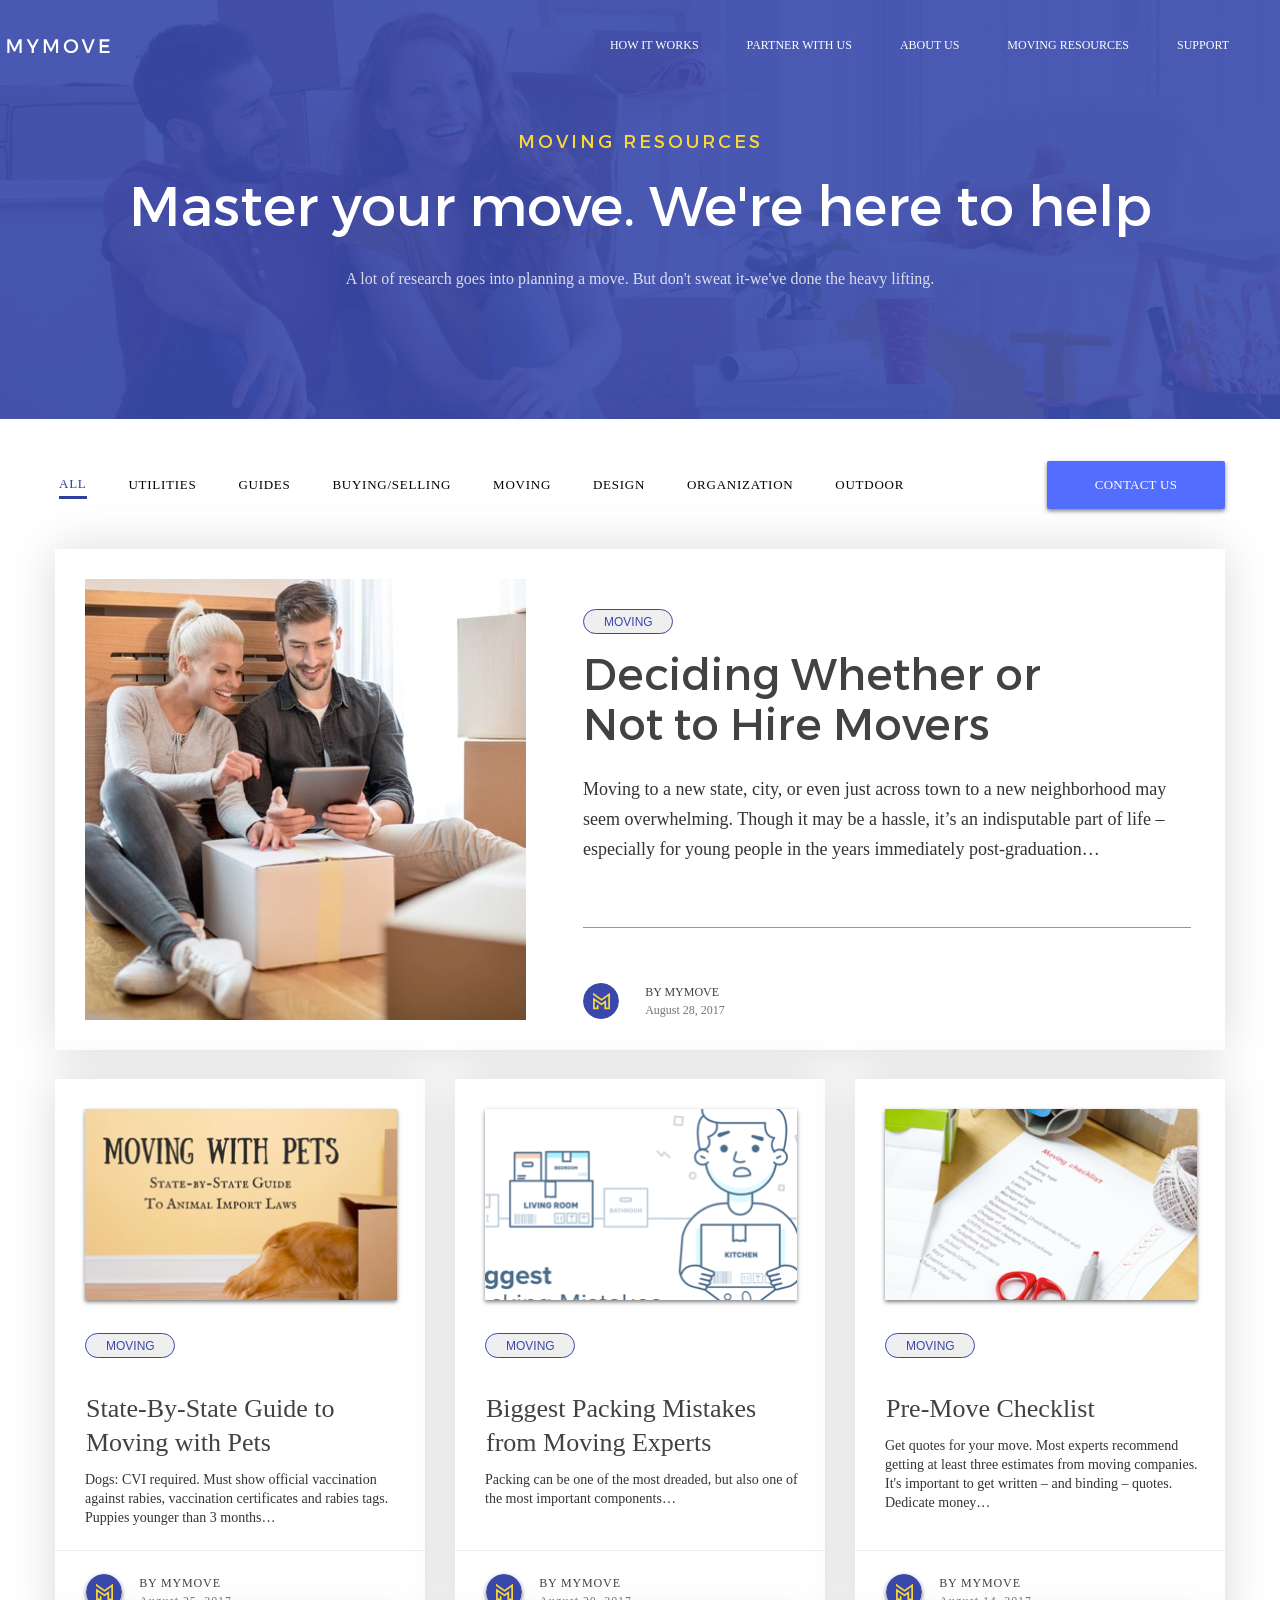
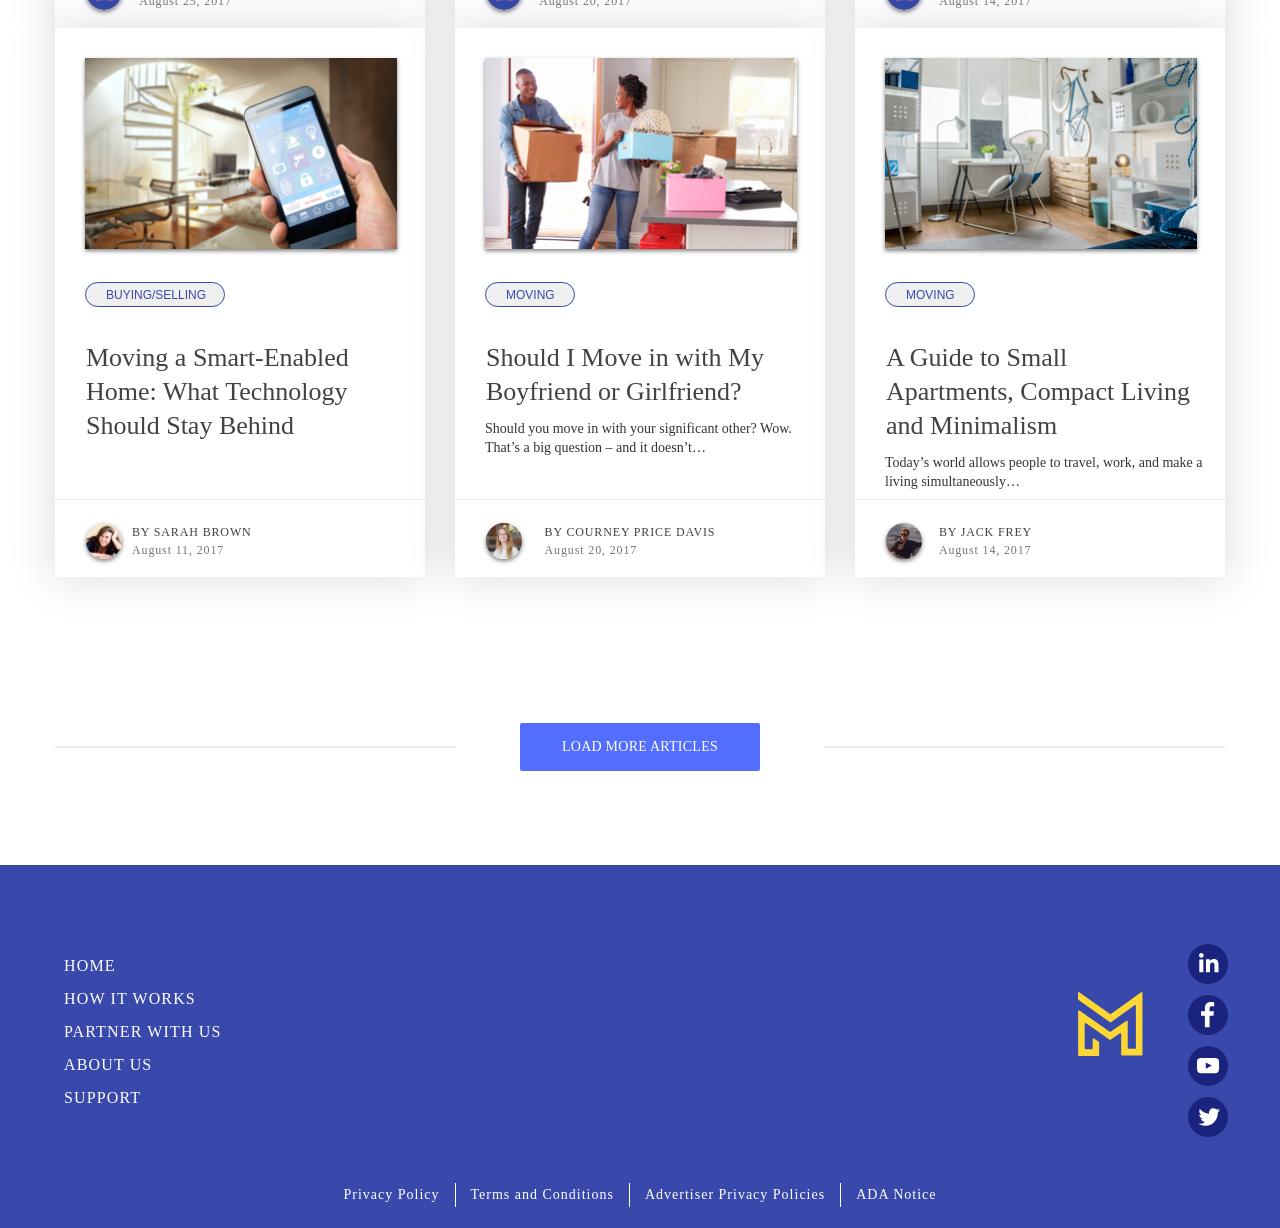
<file: index.html>
<!DOCTYPE html>
<html lang="en">
<head>
    <meta charset="utf-8" />
    <meta http-equiv="X-UA-Compatible" content="IE=edge">
    <title>Moving Resources | My Move</title>
    <meta name="viewport" content="width=device-width, initial-scale=1">
    <link rel="stylesheet" type="text/css" media="screen" href="css/output.css" />
</head>
<body>
    <header class="hero">
        <nav class="header__nav">
            <ul>
                <li><img src="img/horizontalLogo.svg" alt="MyMove Logo"></li>
                <li>How it works</li>
                <li>Partner with us</li>
                <li>About us</li>
                <li>Moving Resources</li>
                <li>Support</li>
                <li><img src="img/menuIcon.svg" alt="Menu Icon"></li>
            </ul>
        </nav>
        
        <h1>Moving Resources</h1>
        <h2>Master your move. We're here to help</h2>
        <p>A lot of research goes into planning a move. But don't sweat it-we've done the heavy lifting.</p>
     
    </header>
    <div class="secondNav">
        <ul>
            <li>All</li>
            <li>Utilities</li>
            <li>Guides</li>
            <li>Buying/Selling</li>
            <li>Moving</li>
            <li>Design</li>
            <li>Organization</li>
            <li>Outdoor</li>
            <li>Contact Us</li>
        </ul>
    </div>
    <a class="toMoversArticle" href="moversArticle.html">
    <div class="firstArticle">   
        <img src="img/decideHiringMovers.jpg" alt="">
        <div class="movingArticle">
            <div class="movingArticleInfo">
                <button class="movingButton">Moving</button>
                <h2>Deciding Whether or Not to Hire Movers</h2>
                <p>Moving to a new state, city, or even just across town to a new neighborhood 
                    may seem overwhelming. Though it may be a hassle, it’s an indisputable part 
                    of life – especially for young people in the years immediately post-graduation…</p>
            </div>
            <div class="timeStamp">      
                    <img class="yellowMLogo" src="img/yellowMLogo.svg" alt="">
                    <p>BY MyMove</p>
                    <p>August 28, 2017</p>
            </div>  
        </div>    
        
    </div>
</a>
    <div class="articleGrid">
        <div class="article">
            <img src="img/dogInBox.png" alt="">
            <div class="articleGrid__information">
                <button class="movingButton">Moving</button>
                <h2>State-By-State Guide to Moving with Pets</h2>
                <p>Dogs: CVI required. Must show official vaccination against rabies, vaccination 
                    certificates and rabies tags. Puppies younger than 3 months…</p>
            </div>
            <div class="timeStamp">
                <img class="yellowMLogo" src="img/yellowMLogo.svg" alt="">
                <p>BY MyMove</p>
                <p>August 25, 2017</p>
            </div>
        </div>
        <div class="article">
            <img src="img/packingMistakes.png" alt="">
            <div class="articleGrid__information">
                <button class="movingButton">Moving</button>
                <h2>Biggest Packing Mistakes from Moving Experts</h2>
                <p>Packing can be one of the most dreaded, but also one of the most important components…</p>
            </div>
            <div class="timeStamp">
                <img class="yellowMLogo" src="img/yellowMLogo.svg" alt="">
                <p>BY MyMove</p>
                <p>August 20, 2017</p>
            </div>
        </div>
        <div class="article"> 
            <img src="img/checklist.png" alt="">
            <div class="articleGrid__information">
                <button class="movingButton">Moving</button>
                <h2>Pre-Move Checklist</h2>
                <p>Get quotes for your move. Most experts recommend getting at least three estimates 
                    from moving companies. It's important to get written – and binding – quotes. 
                    Dedicate money…</p>
            </div>
            <div class="timeStamp">
                <img class="yellowMLogo" src="img/yellowMLogo.svg" alt="">
                <p>BY MyMove</p>
                <p>August 14, 2017</p>
            </div>
        </div>
        <div class="article">
            <img src="img/smartEnabledHome.png" alt="">
            <div class="articleGrid__information">
                <button class="buyingButton">buying/selling</button>
                <h2>Moving a Smart-Enabled Home: What Technology Should Stay Behind</h2>
            </div>
            <div class="timeStamp">
                <img class="yellowMLogo" src="img/sarahBrown.svg" alt="">
                <p>By Sarah Brown</p>
                <p>August 11, 2017</p>
            </div>
        </div>
        <div class="article">
            <img src="img/shouldIMoveIn.png" alt="">
            <div class="articleGrid__information">
                <button class="movingButton">Moving</button>
                <h2>Should I Move in with My Boyfriend or Girlfriend?</h2>
                <p>Should you move in with your significant other? Wow. That’s a big question
                        – and it doesn’t…</p>
            </div>
            <div class="timeStamp  timeStampCourtney">
                <img class="yellowMLogo" src="img/courtneyPriceDavis.svg" alt="">
                <p>By Courney Price Davis</p>
                <p>August 20, 2017</p>
            </div>
        </div>
        <div class="article">
            <img src="img/smallApartment.png" alt="">
            <div class="articleGrid__information">
                <button class="movingButton">Moving</button>
                <h2>A Guide to Small Apartments, Compact Living and Minimalism</h2>
                <p>Today’s world allows people to travel, work, and make a living simultaneously…</p>
            </div>
            <div class="timeStamp">
                <img class="yellowMLogo" src="img/jackFrey.svg" alt="">
                <p>By Jack Frey</p>
                <p>August 14, 2017</p>
            </div>
        </div>
    </div>
    <div class="loadMoreButton">
    <img src="img/grayLine.svg" alt=""><p>Load More Articles</p><img src="img/grayLine.svg" alt="">
    </div>
    <footer>
        <div>
            <ul>
                <li>Home</li>
                <li>How it works</li>
                <li>Partner with us</li>
                <li>About Us</li>
                <li>Support</li>
            </ul>
            <img src="img/mLogo.svg" alt="">
            <ul>
                <li><img src="img/linkedIn.svg" alt="LinkedIn Icon"></li>
                <li><img src="img/facebook.svg" alt="Facebook Icon"></li>
                <li><img src="img/youtube.svg" alt="Youtube Icon"></li>
                <li><img src="img/twitter.svg" alt="Twitter Icon"></li>
            </ul>
        </div>
        <ul>
            <li>Privacy Policy</li>
            <li>Terms and Conditions</li>
            <li>Advertiser Privacy Policies</li>
            <li>ADA Notice</li>
        </ul>
    </footer>
</body>
</html>
</file>
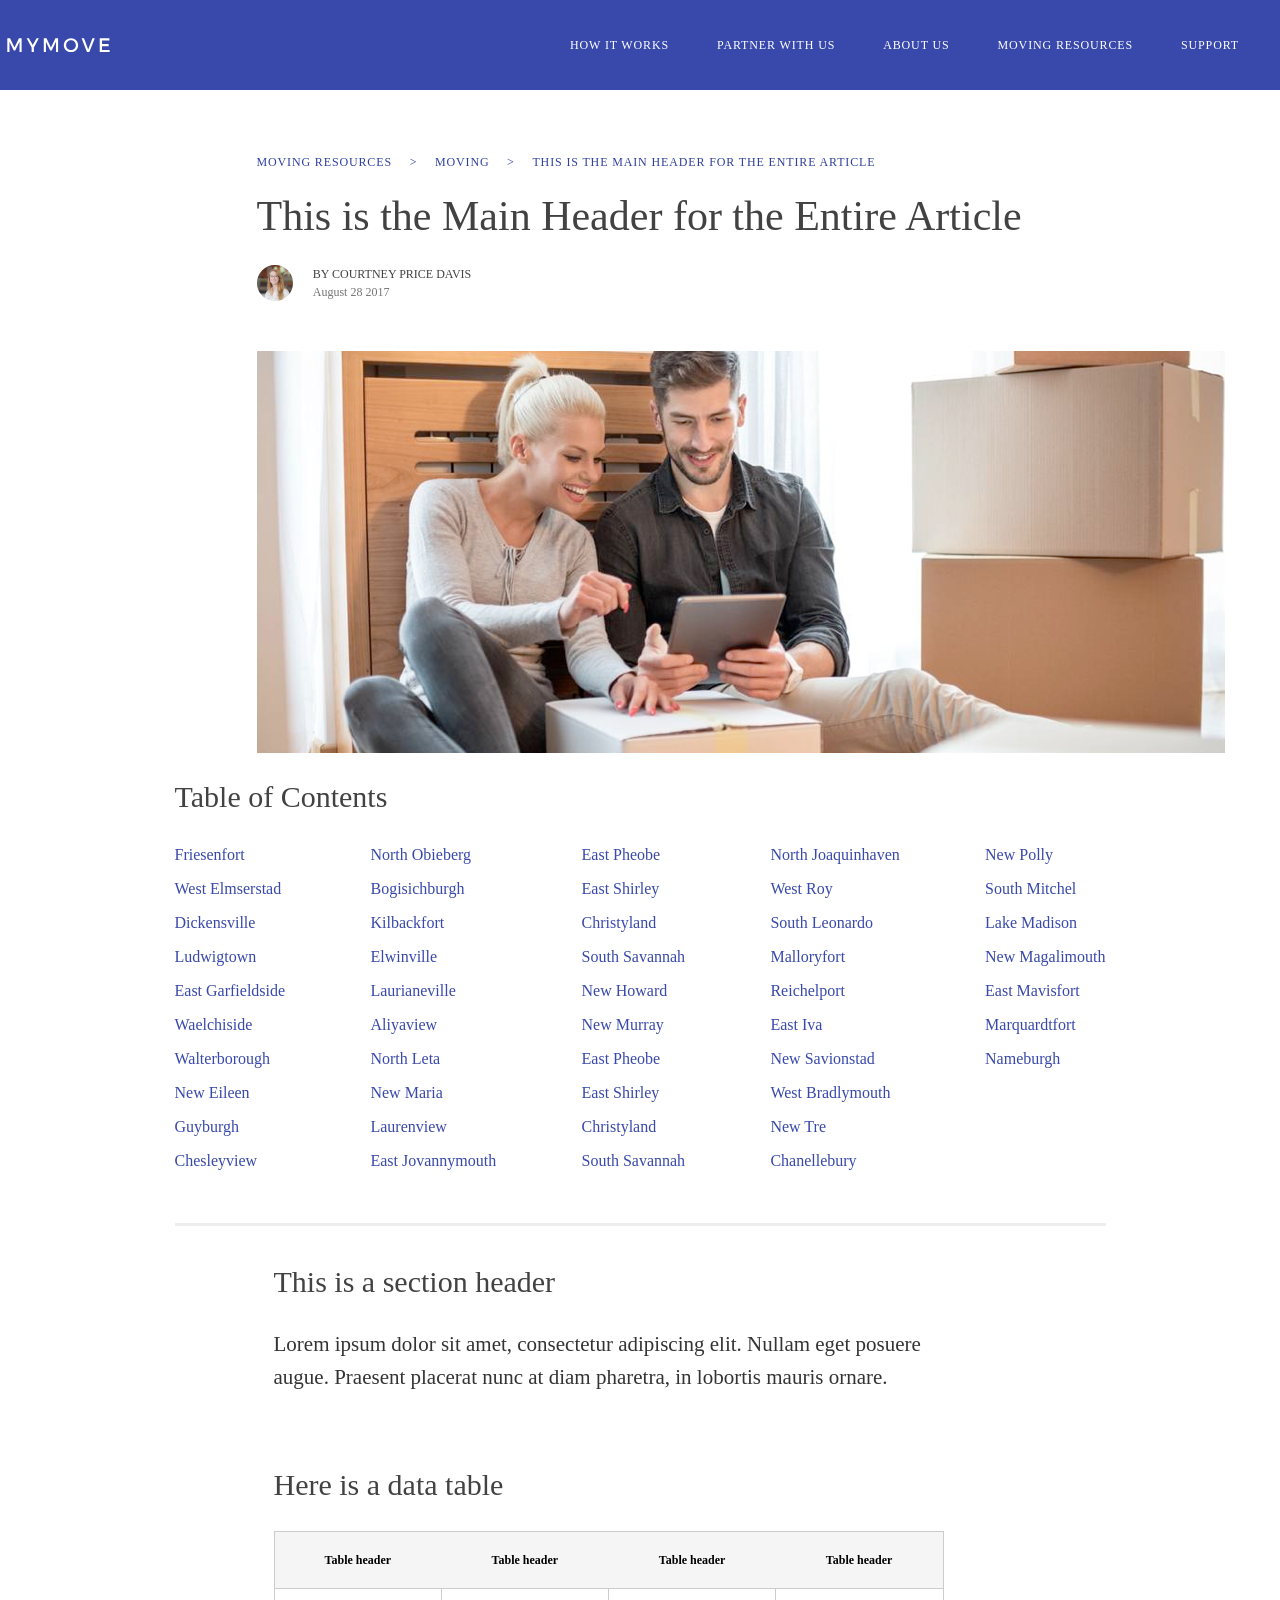
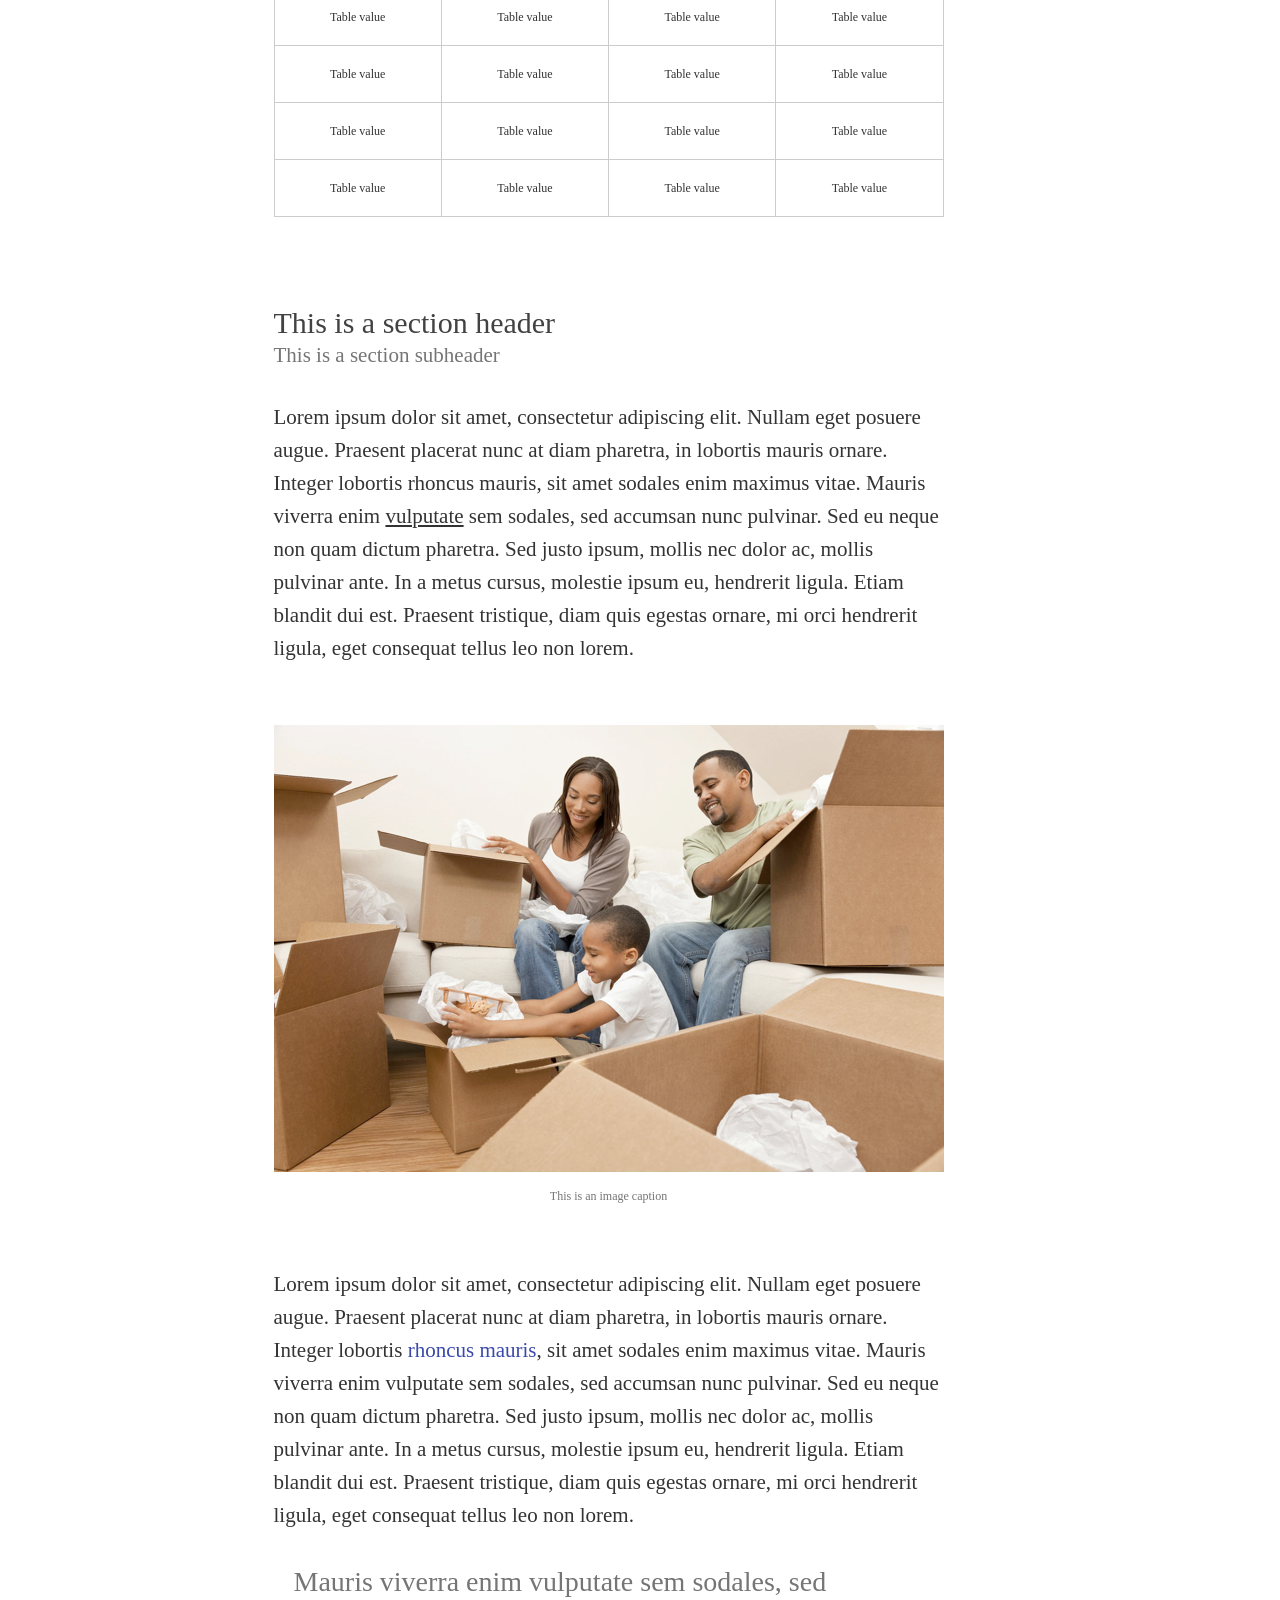
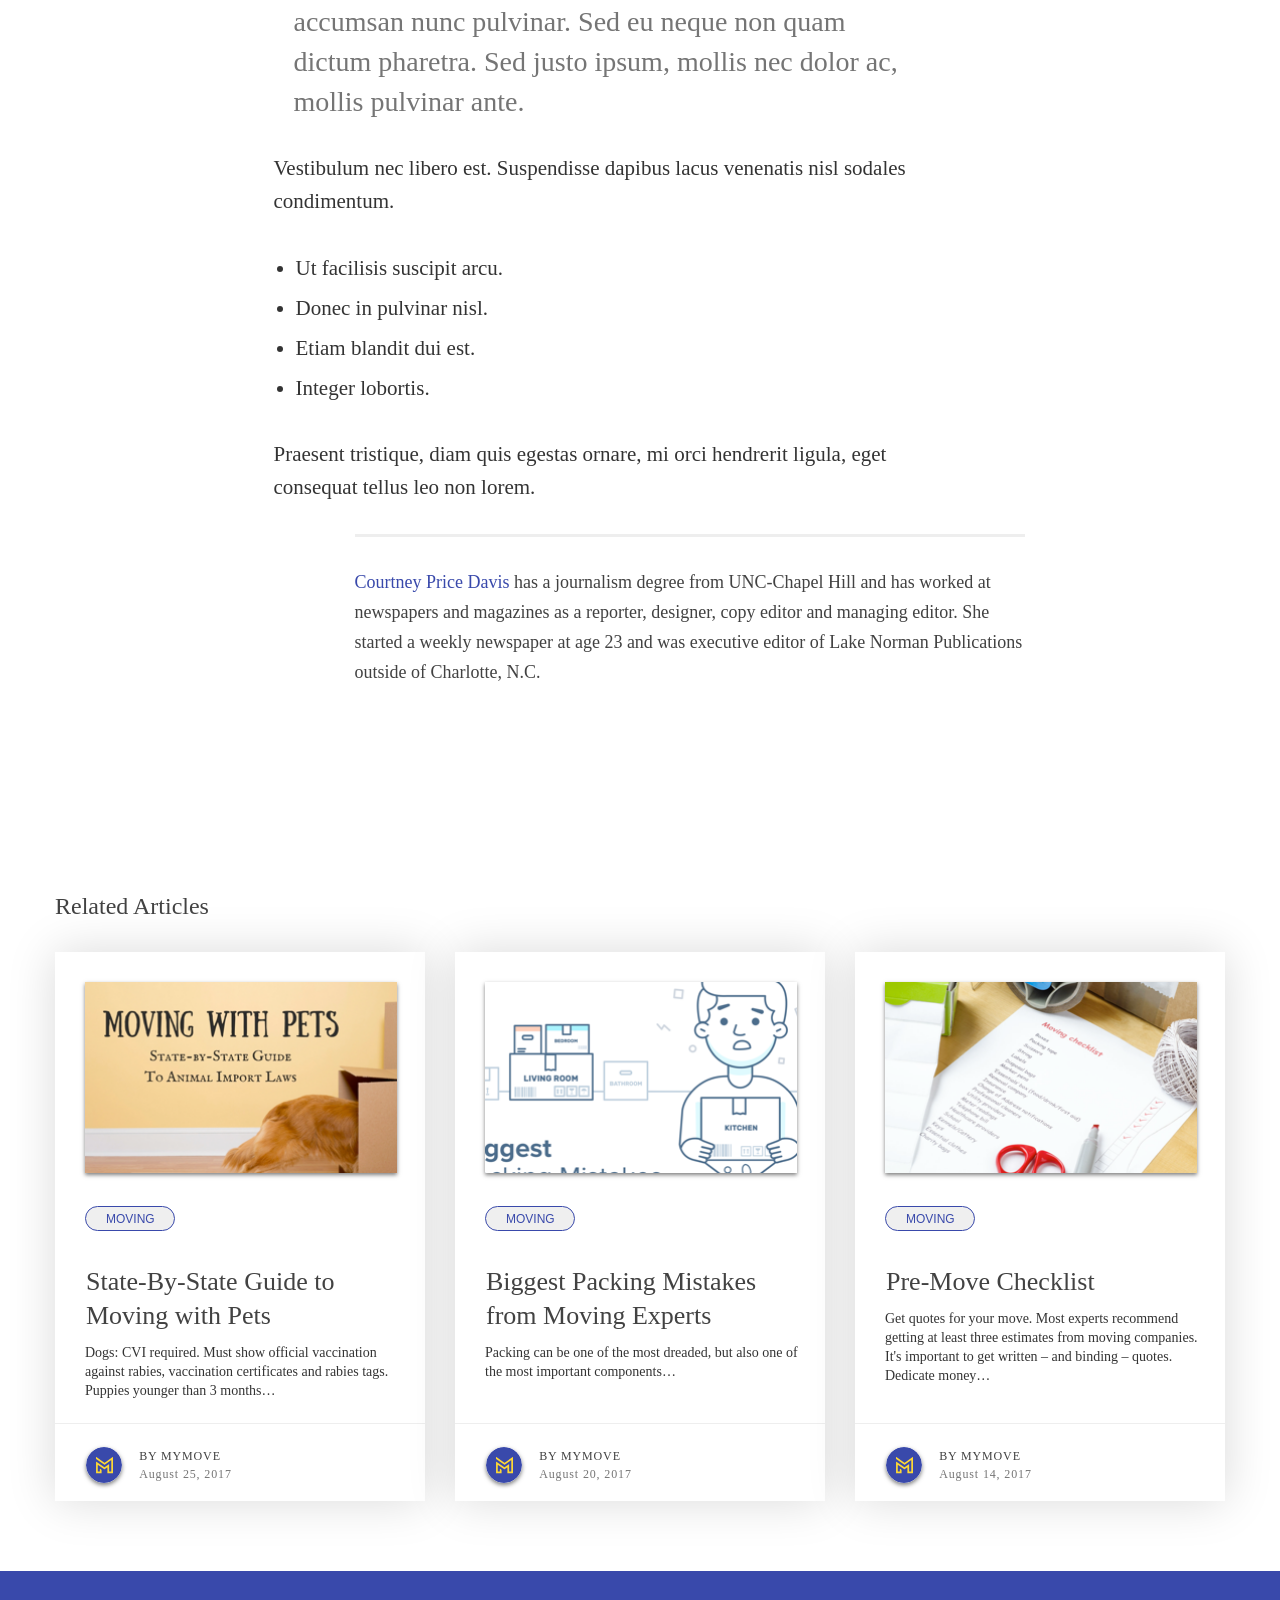
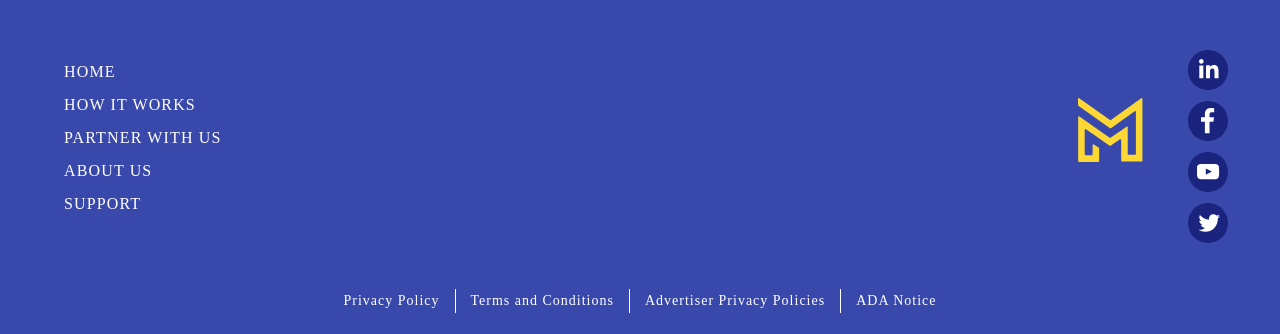
<file: moversArticle.html>
<!DOCTYPE html>
<html lang="en">
<head>
    <meta charset="utf-8" />
    <meta http-equiv="X-UA-Compatible" content="IE=edge">
    <title>Deciding Whether or Not to Hire Movers</title>
    <meta name="viewport" content="width=device-width, initial-scale=1">
    <link rel="stylesheet" type="text/css" media="screen" href="css/output.css" />
</head>
<body>
    <header class="standardHeader">
        <nav class="header__nav">
            <ul>
                <li><img src="img/horizontalLogo.svg"></li>
                <li>How it works</li>
                <li>Partner with us</li>
                <li>About Us</li>
                <li>Moving Resources</li>
                <li>Support</li>
                <li><img src="img/menuIcon2.svg" alt=""></li>
            </ul>
        </nav>
    </header>
    
        <ul class="breadcrumbs">
            <li>Moving Resources</li>
            <li>></li>
            <li>Moving</li>
            <li>></li>
            <li>This is the Main Header for the entire article</li>
        </ul>
     <div class="articleHeader">    
        <h1>This is the Main Header for the Entire Article</h1>
        <div class="timeStamp timeStampCourtney">
            <img class="yellowMLogo" src="img/courtneyPriceDavis.svg" alt="">   
            <p>By Courtney Price Davis</p>
            <p>August 28 2017</p>
        </div>
        <img class="articleHeader__img" src="img/secondPageHeader.png" alt="">
    </div>
    <main>
        <h2 class="tableOfContents__header">Table of Contents</h2>
        <div class="tableOfContents__table">
            <ul>
                    <li>Friesenfort</li>
                    <li>West Elmserstad</li>
                    <li>Dickensville</li>
                    <li>Ludwigtown</li>
                    <li>East Garfieldside</li>
                    <li>Waelchiside</li>
                    <li>Walterborough</li>
                    <li>New Eileen</li>
                    <li>Guyburgh</li>
                    <li>Chesleyview</li>
            </ul>
            <ul>
                    <li>North Obieberg</li>
                    <li>Bogisichburgh</li>
                    <li>Kilbackfort</li>
                    <li>Elwinville</li>
                    <li>Laurianeville</li>
                    <li>Aliyaview</li>
                    <li>North Leta</li>
                    <li>New Maria</li>
                    <li>Laurenview</li>
                    <li>East Jovannymouth</li>
            </ul>
            <ul>
                    <li>East Pheobe</li>
                    <li>East Shirley</li>
                    <li>Christyland</li>
                    <li>South Savannah</li>
                    <li>New Howard</li>
                    <li>New Murray</li>
                    <li>East Pheobe</li>
                    <li>East Shirley</li>
                    <li>Christyland</li>
                    <li>South Savannah</li>
            </ul>
            <ul>
                    <li>North Joaquinhaven</li>
                    <li>West Roy</li>
                    <li>South Leonardo</li>
                    <li>Malloryfort</li>
                    <li>Reichelport</li>
                    <li>East Iva</li>
                    <li>New Savionstad</li>
                    <li>West Bradlymouth</li>
                    <li>New Tre</li>
                    <li>Chanellebury</li>
            </ul>
            <ul>
                    <li>New Polly</li>
                    <li>South Mitchel</li>
                    <li>Lake Madison</li>
                    <li>New Magalimouth</li>
                    <li>East Mavisfort</li>
                    <li>Marquardtfort</li>
                    <li>Nameburgh</li>
            </ul>
        </div>
        <section class="section section__primary">
            <div class="sectionHeader sectionHeader__primary">
                <h2>This is a section header</h2>
            </div>
                <p>Lorem ipsum dolor sit amet, consectetur adipiscing elit. Nullam eget posuere 
                    augue. Praesent placerat nunc at diam pharetra, in lobortis mauris ornare.</p>
                <table class="table">
                    <caption>Here is a data table</caption>
                    <thead>
                        <tr class="table__head">
                            <th>Table header</th>
                            <th>Table header</th>
                            <th>Table header</th>
                            <th>Table header</th>
                        </tr>
                    </thead>
                    <tr>
                        <td>Table value</td>
                        <td>Table value</td>
                        <td>Table value</td>
                        <td>Table value</td>
                    </tr>
                    <tr>
                        <td>Table value</td>
                        <td>Table value</td>
                        <td>Table value</td>
                        <td>Table value</td>
                    </tr>
                    <tr>
                        <td>Table value</td>
                        <td>Table value</td>
                        <td>Table value</td>
                        <td>Table value</td>
                    </tr>
                    <tr>
                        <td>Table value</td>
                        <td>Table value</td>
                        <td>Table value</td>
                        <td>Table value</td>
                    </tr>
                </table>
        </section>
        <section>
            <div class="sectionHeader sectionHeader__secondary">
                <h2>This is a section header</h2>
                <h3>This is a section subheader</h3>
            </div>
                <p>Lorem ipsum dolor sit amet, consectetur adipiscing elit. Nullam eget posuere 
                    augue. <span class="italics"><em>Praesent</em></span> placerat nunc at diam pharetra, in lobortis mauris ornare. 
                    Integer lobortis rhoncus mauris, sit amet sodales enim maximus vitae. Mauris 
                    viverra enim <u>vulputate</u> sem sodales, sed accumsan nunc pulvinar. Sed eu neque 
                    non quam dictum pharetra. Sed justo ipsum, mollis nec dolor ac, mollis pulvinar 
                    ante. In a metus cursus, molestie ipsum eu, hendrerit ligula. Etiam blandit dui 
                    est. Praesent tristique, diam quis egestas ornare, mi orci hendrerit ligula, eget 
                    consequat tellus leo non lorem.</p>
            <figure><img src="img/familyPacking.png" alt=""><figcaption>This is an image caption</figcaption></figure>
            <p>Lorem ipsum dolor sit amet, consectetur adipiscing elit. Nullam eget posuere augue. 
                Praesent placerat nunc at diam pharetra, in lobortis mauris ornare. Integer lobortis 
                <a href="#">rhoncus mauris</a>, sit amet sodales enim maximus vitae. Mauris viverra enim vulputate sem
                sodales, sed accumsan nunc pulvinar. Sed eu neque non quam dictum pharetra. Sed justo
                ipsum, mollis nec dolor ac, mollis pulvinar ante. In a metus cursus, molestie ipsum 
                eu, hendrerit ligula. Etiam blandit dui est. Praesent tristique, diam quis egestas 
                ornare, mi orci hendrerit ligula, eget consequat tellus leo non lorem.</p>
            <p>Mauris viverra enim vulputate sem sodales, sed accumsan nunc pulvinar. Sed eu neque 
                non quam dictum pharetra. Sed justo ipsum, mollis nec dolor ac, mollis pulvinar ante.</p>
            <p>Vestibulum nec libero est. Suspendisse dapibus lacus venenatis nisl sodales condimentum. </p> 
            <ul>
                <li>Ut facilisis suscipit arcu.</li>
                <li>Donec in pulvinar nisl.</li>
                <li>Etiam blandit dui est.</li>
                <li>Integer lobortis.</li>
            </ul>   
            <p>Praesent tristique, diam quis egestas ornare, mi orci hendrerit ligula, eget consequat 
                tellus leo non lorem.</p>
            </section>
            <p class="aboutCourtney"><span class="aboutCourtney__span">Courtney Price Davis </span>has a journalism degree from UNC-Chapel Hill and has worked at 
                newspapers and magazines as a reporter, designer, copy editor and managing editor. 
                She started a weekly newspaper at age 23 and was executive editor of Lake Norman 
                Publications outside of Charlotte, N.C. </p>
        </main>
        <section>
        <h2 class="articleGridHeader">Related Articles</h2>
        <div class="articleGrid">
            <div class="article">
                <img src="img/dogInBox.png" alt="">
                <div class="articleGrid__information">
                    <button class="movingButton">Moving</button>
                    <h2>State-By-State Guide to Moving with Pets</h2>
                    <p>Dogs: CVI required. Must show official vaccination against rabies, vaccination 
                        certificates and rabies tags. Puppies younger than 3 months…</p>
                </div>
                <div class="timeStamp">
                    <img class="yellowMLogo" src="img/yellowMLogo.svg" alt="">
                    <p>BY MyMove</p>
                    <p>August 25, 2017</p>
                </div>
            </div>
            <div class="article">
                <img src="img/packingMistakes.png" alt="">
                <div class="articleGrid__information">
                    <button class="movingButton">Moving</button>
                    <h2>Biggest Packing Mistakes from Moving Experts</h2>
                    <p>Packing can be one of the most dreaded, but also one of the most important components…</p>
                </div>
                <div class="timeStamp">
                    <img class="yellowMLogo" src="img/yellowMLogo.svg" alt="">
                    <p>BY MyMove</p>
                    <p>August 20, 2017</p>
                </div>
            </div>
            <div class="article"> 
                <img src="img/checklist.png" alt="">
                <div class="articleGrid__information">
                    <button class="movingButton">Moving</button>
                    <h2>Pre-Move Checklist</h2>
                    <p>Get quotes for your move. Most experts recommend getting at least three estimates 
                        from moving companies. It's important to get written – and binding – quotes. 
                        Dedicate money…</p>
                </div>
                <div class="timeStamp">
                    <img class="yellowMLogo" src="img/yellowMLogo.svg" alt="">
                    <p>BY MyMove</p>
                    <p>August 14, 2017</p>
                </div>
            </div>
        </div>
    </section>
    <footer>
            <div>
                <ul>
                    <li>Home</li>
                    <li>How it works</li>
                    <li>Partner with us</li>
                    <li>About Us</li>
                    <li>Support</li>
                </ul>
                <img src="img/mLogo.svg" alt="">
                <ul>
                    <li><img src="img/linkedIn.svg" alt="LinkedIn Icon"></li>
                    <li><img src="img/facebook.svg" alt="Facebook Icon"></li>
                    <li><img src="img/youtube.svg" alt="Youtube Icon"></li>
                    <li><img src="img/twitter.svg" alt="Twitter Icon"></li>
                </ul>
            </div>
            <ul>
                <li>Privacy Policy</li>
                <li>Terms and Conditions</li>
                <li>Advertiser Privacy Policies</li>
                <li>ADA Notice</li>
            </ul>
        </footer>
</body>
</html>
</file>
<file: css/output.css>
/* http://meyerweb.com/eric/tools/css/reset/ 
   v2.0 | 20110126
   License: none (public domain)
*/
html, body, div, span, applet, object, iframe,
h1, h2, h3, h4, h5, h6, p, blockquote, pre,
a, abbr, acronym, address, big, cite, code,
del, dfn, em, img, ins, kbd, q, s, samp,
small, strike, strong, sub, sup, tt, var,
b, u, i, center,
dl, dt, dd, ol, ul, li,
fieldset, form, label, legend,
table, caption, tbody, tfoot, thead, tr, th, td,
article, aside, canvas, details, embed,
figure, figcaption, footer, header, hgroup,
menu, nav, output, ruby, section, summary,
time, mark, audio, video {
  margin: 0;
  padding: 0;
  border: 0;
  font-size: 100%;
  font: inherit;
  vertical-align: baseline;
}

/* HTML5 display-role reset for older browsers */
article, aside, details, figcaption, figure,
footer, header, hgroup, menu, nav, section {
  display: block;
}

body {
  line-height: 1;
}

ol, ul {
  list-style: none;
}

blockquote, q {
  quotes: none;
}

blockquote:before, blockquote:after,
q:before, q:after {
  content: "";
  content: none;
}

table {
  border-collapse: collapse;
  border-spacing: 0;
}

.toMoversArticle .firstArticle .movingArticle .movingArticleInfo .movingButton, .articleGrid div .articleGrid__information .buyingButton, .articleGrid div .articleGrid__information .movingButton {
  display: inline-block;
  padding: 5px 20px;
  border: solid #3949AB 1px;
  color: #3949AB;
  text-decoration: none;
  text-align: center;
  width: 90px;
  height: 25px;
  border-radius: 12.5px;
  text-transform: uppercase;
  font-size: 12px;
  margin-left: 30px;
}

.toMoversArticle .firstArticle .movingArticle .timeStamp, .articleHeader .timeStamp {
  display: flex;
  margin: auto 0 0 0;
  flex-direction: column;
  flex-wrap: wrap;
  width: 153px;
  height: 41px;
  justify-content: flex-end;
  font-family: "RVMontserrat-SemiBold";
  font-size: 12px;
  line-height: 18px;
}
.toMoversArticle .firstArticle .movingArticle .timeStamp .yellowMLogo, .articleHeader .timeStamp .yellowMLogo {
  margin: 0 15px 0 0;
  width: 36px;
  height: 36px;
  border-radius: 100%;
}
.toMoversArticle .firstArticle .movingArticle .timeStamp p, .articleHeader .timeStamp p {
  margin: 0;
}
.toMoversArticle .firstArticle .movingArticle .timeStamp p:first-of-type, .articleHeader .timeStamp p:first-of-type {
  text-transform: uppercase;
  font-family: "RVMontserrat-SemiBold";
  color: #424242;
}
.toMoversArticle .firstArticle .movingArticle .timeStamp p:last-child, .articleHeader .timeStamp p:last-child {
  color: #757575;
  font-family: "RVMontserrat-Regular";
}

main .sectionHeader__secondary, main .section__primary .sectionHeader__primary {
  justify-content: center;
  border-top: #EEEEEE 3px solid;
  margin: 0;
}
main .sectionHeader__secondary h2, main .section__primary .sectionHeader__primary h2 {
  font-family: Tahoma-Bold;
  font-size: 30px;
  color: #424242;
  letter-spacing: 0;
  line-height: 32px;
  text-align: left;
  margin: 0;
}
main .sectionHeader__secondary h3, main .section__primary .sectionHeader__primary h3 {
  font-family: Tahoma;
  font-size: 21px;
  color: #757575;
  letter-spacing: 0;
  line-height: 32px;
  text-align: left;
}

@font-face {
  font-family: RVMontserrat;
  src: url("../fonts/rv-montserrat-light.ttf") format("truetype");
  font-weight: 300;
}
@font-face {
  font-family: RVMontserrat;
  src: url("../fonts/rv-montserrat-regular.ttf") format("truetype");
  font-weight: 400;
}
@font-face {
  font-family: RVMontserrat;
  src: url("../fonts/rv-montserrat-semibold.ttf") format("truetype");
  font-weight: 500;
}
@font-face {
  font-family: RVMontserrat;
  src: url("../fonts/rv-montserrat-bold.ttf") format("truetype");
  font-weight: 700;
}
a {
  color: #3949AB;
  text-decoration: none;
}

main {
  margin: 0 auto;
  display: flex;
  align-items: center;
  flex-direction: column;
}

.standardHeader {
  height: 90px;
  width: 1440px;
  font-family: "RVMontserrat-Regular";
  margin-bottom: 60px;
}
.standardHeader .header__nav {
  background-color: #3949AB;
  height: 90px;
}
.standardHeader .header__nav ul {
  list-style: none;
  display: flex;
  align-items: center;
  line-height: 90px;
  margin: 0;
  color: #FFFFFF;
  text-transform: uppercase;
  font-weight: 400;
  font-size: 12px;
  letter-spacing: 0.86px;
  justify-content: space-between;
}
.standardHeader .header__nav ul li {
  padding: 0 24px;
  line-height: 90px;
}
.standardHeader .header__nav ul li:first-child {
  padding: 0;
  margin-right: auto;
  vertical-align: middle;
  height: 36px;
  margin-bottom: 27px;
  margin-left: 38px;
}
.standardHeader .header__nav ul li:last-child {
  vertical-align: middle;
  height: 49px;
  width: 49px;
  margin-bottom: 20px;
}

.breadcrumbs {
  display: flex;
  list-style: none;
  font-family: RVMontserrat-SemiBold;
  font-size: 12px;
  color: #303F9F;
  letter-spacing: 0.86px;
  line-height: 24px;
  width: 619px;
  justify-content: space-between;
  text-transform: uppercase;
  margin-bottom: 18px;
  margin-right: 148px;
}

.articleHeader {
  font-family: RVMontserrat-Bold;
  font-size: 42px;
  color: #424242;
  letter-spacing: 0;
  line-height: 48px;
  width: 767px;
}
.articleHeader h1 {
  padding-bottom: 20px;
}
.articleHeader .timeStamp {
  width: 220px;
}
.articleHeader .articleHeader__img {
  margin-top: 50px;
  margin-bottom: 18px;
}

main {
  width: 931px;
  height: 3217px;
  display: flex;
  flex-direction: column;
  padding-bottom: 92px;
}
main .tableOfContents__header {
  font-family: Tahoma-Bold;
  font-size: 30px;
  color: #424242;
  letter-spacing: 0;
  line-height: 32px;
  margin-right: auto;
}
main .tableOfContents__table {
  display: flex;
  width: 931px;
  justify-content: space-between;
  margin-bottom: 50px;
  margin-top: 30px;
  min-height: 330px;
}
main .tableOfContents__table ul {
  font-family: "SourceSerifPro-Regular";
  font-size: 16px;
  color: #3949AB;
  letter-spacing: 0;
  line-height: 24px;
  margin: 0;
  list-style: none;
  padding: 0;
  height: 330px;
}
main .tableOfContents__table ul li {
  padding-bottom: 10px;
}
main .section__primary .sectionHeader__primary {
  padding: 40px 162px 0px 99px;
}
main .section__primary .sectionHeader__primary h2 {
  padding: 0;
}
main .section__primary p {
  margin-bottom: 75px;
}
main .table {
  height: 280px;
  width: 670px;
  margin: 40px 162px 50px 99px;
  align-self: center;
}
main .table caption {
  font-family: Tahoma-Bold;
  font-size: 30px;
  color: #424242;
  letter-spacing: 0;
  line-height: 32px;
  text-align: left;
  margin-bottom: 30px;
}
main .table thead .table__head {
  background-color: #F5F5F5;
  border: #CCCCCC solid 1px;
  font-family: Tahoma;
  font-weight: bold;
  font-size: 12px;
  padding: 0;
  line-height: 56px;
  vertical-align: middle;
  text-align: center;
}
main .table tr {
  height: 56px;
}
main .table tr td {
  border: #CCCCCC solid 1px;
  font-family: Tahoma;
  color: #333333;
  font-size: 12px;
  padding: 0;
  line-height: 56px;
  vertical-align: middle;
  text-align: center;
  width: 165px;
}
main section p:nth-of-type(3) {
  width: 630px;
  height: 160px;
  margin-left: 119px;
  margin-right: 182px;
  font-family: Georgia-Italic;
  font-size: 28px;
  color: #757575;
  letter-spacing: 0;
  line-height: 40px;
}
main .sectionHeader__secondary {
  padding: 40px 162px 0px 99px;
  border: none;
}
main .sectionHeader__secondary h2 {
  padding: 0;
}
main p {
  font-family: Georgia;
  font-size: 21px;
  color: rgba(0, 0, 0, 0.8);
  letter-spacing: 0;
  line-height: 33px;
  margin-top: 30px;
  width: 670px;
  margin-left: 99px;
}
main p .italics {
  font-family: Georgia-Italic;
}
main figure {
  margin: 60px 162px 60px 99px;
}
main figure figcaption {
  font-family: Tahoma;
  font-size: 12px;
  color: #757575;
  letter-spacing: 0;
  text-align: center;
  line-height: 24px;
  margin-top: 9.33px;
}
main ul {
  font-family: Georgia;
  font-size: 21px;
  color: rgba(0, 0, 0, 0.8);
  letter-spacing: 0;
  line-height: 40px;
  list-style-type: disc;
  margin: 30px 162px 30px 99px;
  padding-left: 22px;
}

.aboutCourtney {
  font-family: Georgia-Italic;
  font-size: 18px;
  letter-spacing: 0;
  line-height: 30px;
  color: #424242;
  border-top: solid 3px #EEEEEE;
  padding-top: 30px;
  margin-bottom: 90px;
}
.aboutCourtney span {
  font-family: Georgia-BoldItalic;
  color: #3949AB;
}

.articleGridHeader {
  width: 1170px;
  margin-bottom: 30px;
  font-family: RVMontserrat-Bold;
  font-size: 24px;
  color: #424242;
  letter-spacing: 0;
  line-height: 32px;
  text-align: left;
}

.articleGrid {
  display: flex;
  flex-wrap: wrap;
  width: 1170px;
  justify-content: space-between;
  margin-bottom: 70px;
}
.articleGrid .article {
  background: #FFFFFF;
  box-shadow: 0 0 45px 0 rgba(0, 0, 0, 0.15);
}
.articleGrid div {
  width: 370px;
  height: 549px;
}
.articleGrid div img {
  width: 312px;
  margin: 30px;
}
.articleGrid div .articleGrid__information {
  margin: 0;
  height: 217px;
}
.articleGrid div .articleGrid__information p {
  margin-left: 31px;
  display: inline-block;
}
.articleGrid div .articleGrid__information .buyingButton {
  width: 140px;
}
.articleGrid div .articleGrid__information h2 {
  font-family: RVMontserrat-Bold;
  margin: 16px 31px 10px;
  color: #424242;
  font-size: 26px;
  letter-spacing: 0;
  line-height: 34px;
}
.articleGrid div .articleGrid__information p {
  font-family: Georgia;
  font-size: 14px;
  color: rgba(0, 0, 0, 0.8);
  letter-spacing: 0;
  line-height: 19px;
  margin: 0 22px 0 30px;
}

.toMoversArticle .firstArticle .movingArticle .movingArticleInfo .movingButton, .articleGrid div .articleGrid__information .movingButton, .articleGrid div .articleGrid__information .buyingButton {
  display: inline-block;
  padding: 5px 20px;
  border: solid #3949AB 1px;
  color: #3949AB;
  text-decoration: none;
  text-align: center;
  width: 90px;
  height: 25px;
  border-radius: 12.5px;
  text-transform: uppercase;
  font-size: 12px;
  margin-bottom: 18px;
  margin-left: 30px;
}

.toMoversArticle .firstArticle .movingArticle .timeStamp .timeStamp, .articleHeader .timeStamp .timeStamp {
  display: flex;
  margin: auto 0 0 0;
  flex-direction: column;
  flex-wrap: wrap;
  width: 153px;
  height: 42px;
  justify-content: flex-end;
  font-family: "RVMontserrat";
  font-size: 12px;
  line-height: 18px;
  letter-spacing: 0.86px;
}
.toMoversArticle .firstArticle .movingArticle .timeStamp .timeStamp .yellowMLogo, .articleHeader .timeStamp .timeStamp .yellowMLogo {
  margin: 0 15px 0 0;
  width: 36px;
  height: 36px;
}
.toMoversArticle .firstArticle .movingArticle .timeStamp .timeStamp p, .articleHeader .timeStamp .timeStamp p {
  margin: 0;
}
.toMoversArticle .firstArticle .movingArticle .timeStamp .timeStamp p:first-of-type, .articleHeader .timeStamp .timeStamp p:first-of-type {
  text-transform: uppercase;
  font-family: "RVMontserrat-SemiBold";
  color: #424242;
  line-height: 12px;
  letter-spacing: 0.86px;
  display: inline-block;
  vertical-align: bottom;
}
.toMoversArticle .firstArticle .movingArticle .timeStamp .timeStamp p:last-child, .articleHeader .timeStamp .timeStamp p:last-child {
  color: #757575;
  font-family: "RVMontserrat-Regular";
}

.articleGrid div .timeStamp {
  display: flex;
  margin: 20px 0 0 31px;
  flex-direction: column;
  flex-wrap: wrap;
  width: 153px;
  height: 41px;
  justify-content: center;
  font-size: 12px;
  line-height: 18px;
  letter-spacing: 0.86px;
}
.articleGrid div .timeStamp .yellowMLogo {
  margin: 0 10px 0 0;
  width: 36px;
  height: 36px;
  border-radius: 100%;
}
.articleGrid div .timeStamp p {
  margin: 0;
}
.articleGrid div .timeStamp p:first-of-type {
  text-transform: uppercase;
  font-family: "RVMontserrat-SemiBold";
  color: #424242;
}
.articleGrid div .timeStamp p:last-child {
  color: #757575;
  font-family: "RVMontserrat-Regular";
}

@font-face {
  font-family: RVMontserrat;
  src: url("../fonts/rv-montserrat-light.ttf") format("truetype");
  font-weight: 300;
}
@font-face {
  font-family: RVMontserrat;
  src: url("../fonts/rv-montserrat-regular.ttf") format("truetype");
  font-weight: 400;
}
@font-face {
  font-family: RVMontserrat;
  src: url("../fonts/rv-montserrat-semibold.ttf") format("truetype");
  font-weight: 500;
}
@font-face {
  font-family: RVMontserrat;
  src: url("../fonts/rv-montserrat-bold.ttf") format("truetype");
  font-weight: 700;
}
body {
  margin: 0 auto;
  display: flex;
  align-items: center;
  flex-direction: column;
}

.hero {
  background-image: url("../img/hero.png");
  background-color: #3949AB;
  width: 1440px;
  height: 419px;
  background-size: cover;
  font-family: "RVMontserrat";
}
.hero .header__nav ul {
  list-style: none;
  display: flex;
  justify-content: flex-end;
  align-items: center;
  line-height: 90px;
  margin: 0;
  color: white;
  text-transform: uppercase;
  font-weight: 400;
  font-size: 12px;
  font-family: "RVMontserrat-Regular";
}
.hero .header__nav ul li {
  padding: 0 24px;
}
.hero .header__nav ul li:first-child {
  padding: 0;
  margin-right: auto;
  vertical-align: middle;
  height: 36px;
  margin-bottom: 25px;
  margin-left: 38px;
}
.hero .header__nav ul li:last-child {
  vertical-align: middle;
  height: 49px;
  width: 49px;
  margin-bottom: 20px;
  margin-right: 10px;
}
.hero h1, .hero h2, .hero p {
  display: flex;
  justify-content: center;
  margin: 0;
}
.hero h1 {
  line-height: 24px;
  margin: 40px 0 24px;
  font-family: "RVMontserrat";
  font-size: 18px;
  letter-spacing: 3px;
  color: #FDD835;
  text-transform: uppercase;
}
.hero h2 {
  line-height: 56px;
  font-size: 56px;
  font-family: "RVMontserrat";
  color: white;
}
.hero p {
  line-height: 24px;
  font-size: 16px;
  margin-top: 33px;
  color: rgba(255, 255, 255, 0.8);
  font-family: "Georgia";
}

.secondNav {
  width: 1440px;
  font-family: RVMontserrat-Regular;
  box-sizing: border-box;
  text-transform: uppercase;
  font-size: 13px;
  letter-spacing: 0.75px;
}
.secondNav ul {
  margin: 42px 135px 40px;
  padding-left: 4px;
  list-style: none;
  display: flex;
  align-items: center;
  justify-content: space-between;
  line-height: 48px;
}
.secondNav ul li:first-child {
  color: #303F9F;
  font-family: RVMontserrat-Bold;
  border-bottom: #303F9F 3px solid;
  line-height: 24px;
}
.secondNav ul li:last-child {
  margin-left: 101px;
  width: 178px;
  text-align: center;
  background-color: #536DFE;
  border-radius: 2px;
  box-shadow: 0 2px 4px 0 rgba(0, 0, 0, 0.5);
  color: #FFFFFF;
  letter-spacing: 0.24px;
}

.toMoversArticle {
  text-decoration: none;
  font-family: "RVMontserrat";
}
.toMoversArticle .firstArticle {
  width: 1170px;
  height: 501px;
  display: flex;
  flex-direction: column;
  flex-wrap: wrap;
  margin-bottom: 29px;
  background: #FFFFFF;
  box-shadow: 0 0 45px 0 rgba(0, 0, 0, 0.15);
}
.toMoversArticle .firstArticle img {
  margin: 30px 0 30px 30px;
  height: 441px;
  width: 441px;
}
.toMoversArticle .firstArticle .movingArticle {
  display: flex;
  flex-direction: column;
  width: 585px;
  height: 470px;
}
.toMoversArticle .firstArticle .movingArticle .movingArticleInfo {
  max-height: 378px;
  display: flex;
  flex-direction: column;
  margin-top: 60px;
}
.toMoversArticle .firstArticle .movingArticle .movingArticleInfo .movingButton {
  align-self: flex-start;
  margin: 0 0 15px 0;
}
.toMoversArticle .firstArticle .movingArticle .movingArticleInfo h2 {
  font-size: 44px;
  line-height: 50px;
  font-family: "RVMontserrat";
  width: 536px;
  margin-bottom: 25px;
  color: #424242;
}
.toMoversArticle .firstArticle .movingArticle .movingArticleInfo p {
  font-family: Georgia, "Times New Roman", Times, serif;
  line-height: 30px;
  width: 608px;
  font-size: 18px;
  color: rgba(0, 0, 0, 0.8);
  padding-bottom: 63px;
  border-bottom: #979797 1px solid;
  text-transform: initial;
}
.toMoversArticle .firstArticle .timeStamp {
  padding-top: 20px;
  width: 620px;
}

.articleGrid {
  display: flex;
  flex-wrap: wrap;
  width: 1170px;
  justify-content: space-between;
}
.articleGrid div {
  width: 370px;
  height: 549px;
}
.articleGrid div img {
  width: 312px;
  margin: 30px;
  box-shadow: 0 2px 4px 0 rgba(0, 0, 0, 0.5);
}
.articleGrid div .articleGrid__information {
  margin: 0;
  height: 217px;
  border-bottom: 1px solid #EEEEEE;
}
.articleGrid div .articleGrid__information p {
  margin-left: 31px;
  display: inline-block;
}
.articleGrid div .articleGrid__information .buyingButton {
  width: 140px;
}
.articleGrid div .articleGrid__information h2 {
  font-family: RVMontserrat-Bold;
  margin: 16px 31px 10px;
  color: #424242;
  font-size: 26px;
  letter-spacing: 0;
  line-height: 34px;
}
.articleGrid div .articleGrid__information p {
  font-family: Georgia;
  font-size: 14px;
  color: rgba(0, 0, 0, 0.8);
  letter-spacing: 0;
  line-height: 19px;
  margin: 0 22px 0 30px;
}
.articleGrid div .timeStampCourtney {
  width: 242px;
  height: 41px;
}

.loadMoreButton {
  margin-top: 76px;
  margin-bottom: 94px;
  width: 1170px;
  display: flex;
  justify-content: space-between;
}
.loadMoreButton p {
  font-family: RVMontserrat-SemiBold;
  padding: 17px 42px;
  background-color: #536DFE;
  color: #FFFFFF;
  border-radius: 2px;
  font-size: 14px;
  line-height: 14px;
  letter-spacing: 0.24px;
  text-transform: uppercase;
}

footer {
  display: flex;
  flex-direction: column;
  background-color: #3949AB;
  color: white;
  width: 1440px;
  font-family: RVMontserrat-Regular;
}
footer div {
  display: flex;
  flex-direction: row;
  list-style: none;
  justify-content: space-around;
  text-transform: uppercase;
  font-size: 16px;
  letter-spacing: 1.14px;
  line-height: 33px;
}
footer div img {
  margin-left: auto;
}
footer div ul {
  list-style: none;
  margin: 84px auto 69px 144px;
  line-height: 33px;
  padding: 0;
  letter-spacing: 1.14px;
}
footer div ul:nth-of-type(2) {
  margin: 79px 132px 35px 44.58px;
}
footer > ul {
  list-style: none;
  display: flex;
  justify-content: center;
  align-items: center;
  line-height: 24px;
  font-size: 14px;
  margin-bottom: 21px;
  letter-spacing: 1px;
  text-align: center;
  padding: 0;
}
footer > ul li {
  padding: 0 15px;
  border-right: 1px white solid;
}
footer > ul li:nth-last-child(1) {
  border-right: none;
}

/*# sourceMappingURL=output.css.map */
</file>
